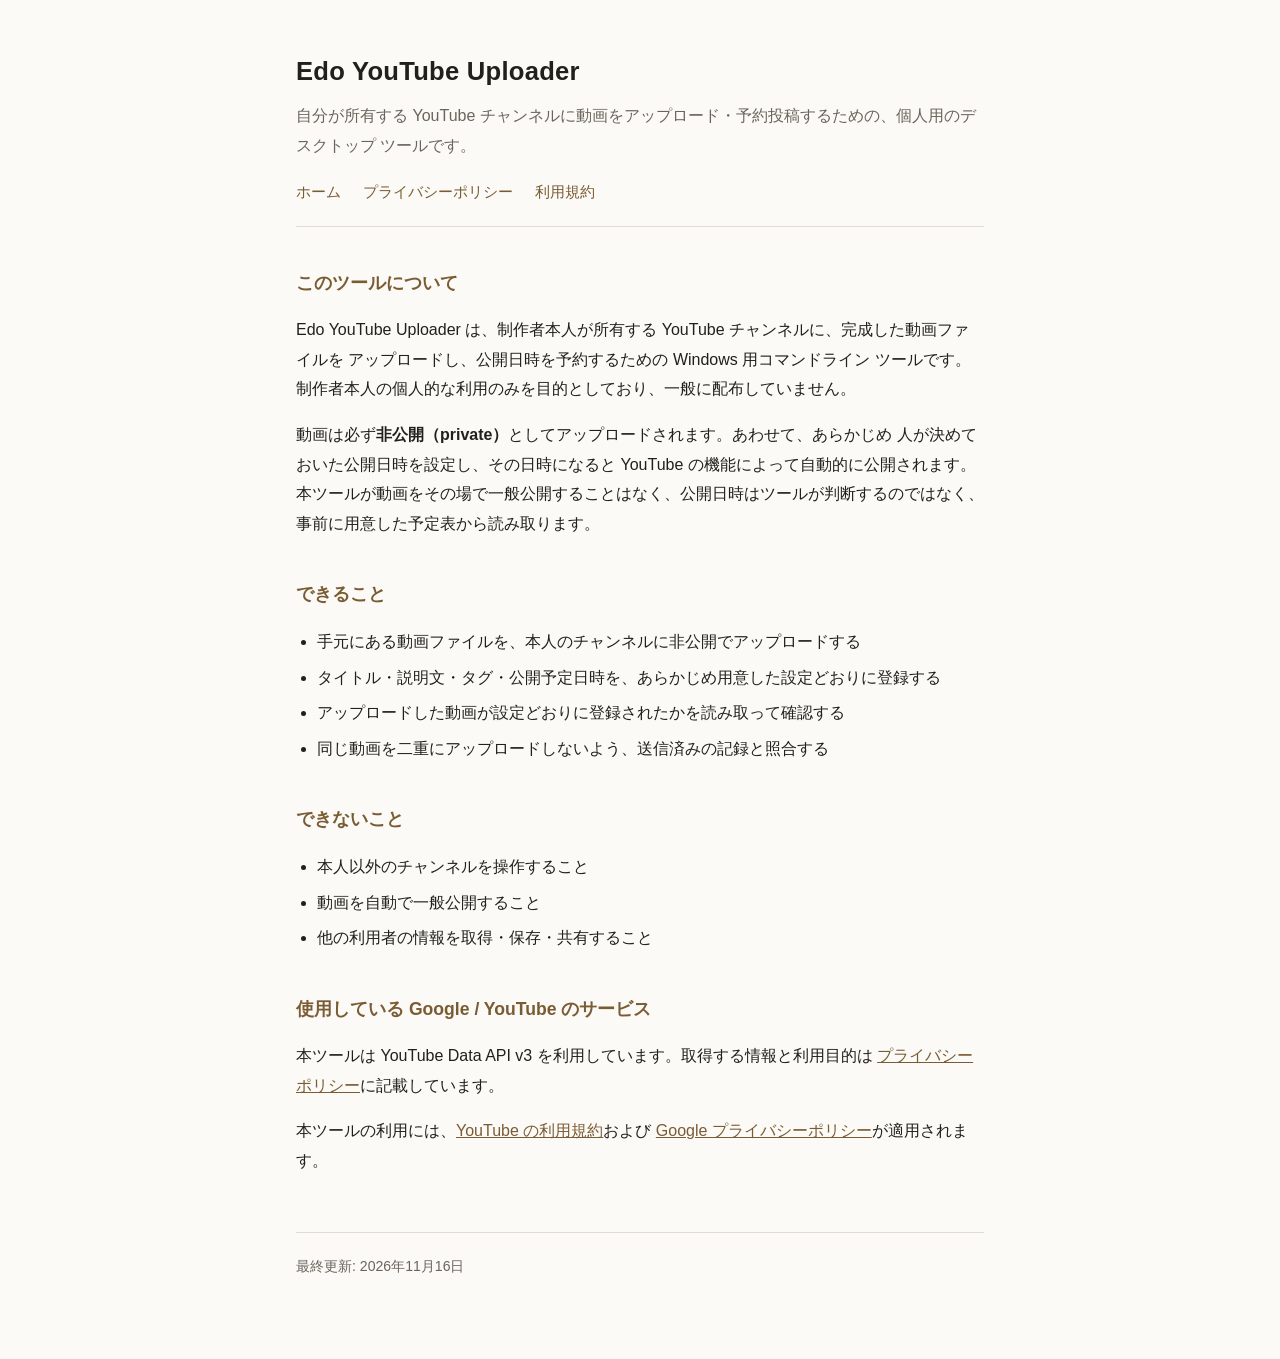
<file: index.html>
<!doctype html>
<html lang="ja">
<head>
<meta charset="utf-8">
<meta name="viewport" content="width=device-width, initial-scale=1">
<title>Edo YouTube Uploader</title>
<meta name="description" content="自分が所有する YouTube チャンネルに動画をアップロード・予約投稿するための、個人用のデスクトップ ツールです。">
<link rel="stylesheet" href="style.css">
</head>
<body>
<div class="wrap">
<header>
  <h1>Edo YouTube Uploader</h1>
  <p class="lead">自分が所有する YouTube チャンネルに動画をアップロード・予約投稿するための、個人用のデスクトップ ツールです。</p>
  <nav>
    <a href="index.html">ホーム</a>
    <a href="privacy.html">プライバシーポリシー</a>
    <a href="terms.html">利用規約</a>
  </nav>
</header>

<h2>このツールについて</h2>
<p>
Edo YouTube Uploader は、制作者本人が所有する YouTube チャンネルに、完成した動画ファイルを
アップロードし、公開日時を予約するための Windows 用コマンドライン ツールです。
制作者本人の個人的な利用のみを目的としており、一般に配布していません。
</p>
<p>
動画は必ず<strong>非公開（private）</strong>としてアップロードされます。あわせて、あらかじめ
人が決めておいた公開日時を設定し、その日時になると YouTube の機能によって自動的に公開されます。
本ツールが動画をその場で一般公開することはなく、公開日時はツールが判断するのではなく、
事前に用意した予定表から読み取ります。
</p>

<h2>できること</h2>
<ul>
  <li>手元にある動画ファイルを、本人のチャンネルに非公開でアップロードする</li>
  <li>タイトル・説明文・タグ・公開予定日時を、あらかじめ用意した設定どおりに登録する</li>
  <li>アップロードした動画が設定どおりに登録されたかを読み取って確認する</li>
  <li>同じ動画を二重にアップロードしないよう、送信済みの記録と照合する</li>
</ul>

<h2>できないこと</h2>
<ul>
  <li>本人以外のチャンネルを操作すること</li>
  <li>動画を自動で一般公開すること</li>
  <li>他の利用者の情報を取得・保存・共有すること</li>
</ul>

<h2>使用している Google / YouTube のサービス</h2>
<p>
本ツールは YouTube Data API v3 を利用しています。取得する情報と利用目的は
<a href="privacy.html">プライバシーポリシー</a>に記載しています。
</p>
<p>
本ツールの利用には、<a href="https://www.youtube.com/t/terms" rel="noopener">YouTube の利用規約</a>および
<a href="https://policies.google.com/privacy" rel="noopener">Google プライバシーポリシー</a>が適用されます。
</p>

<footer>
  最終更新: 2026年11月16日
</footer>
</div>
</body>
</html>
</file>
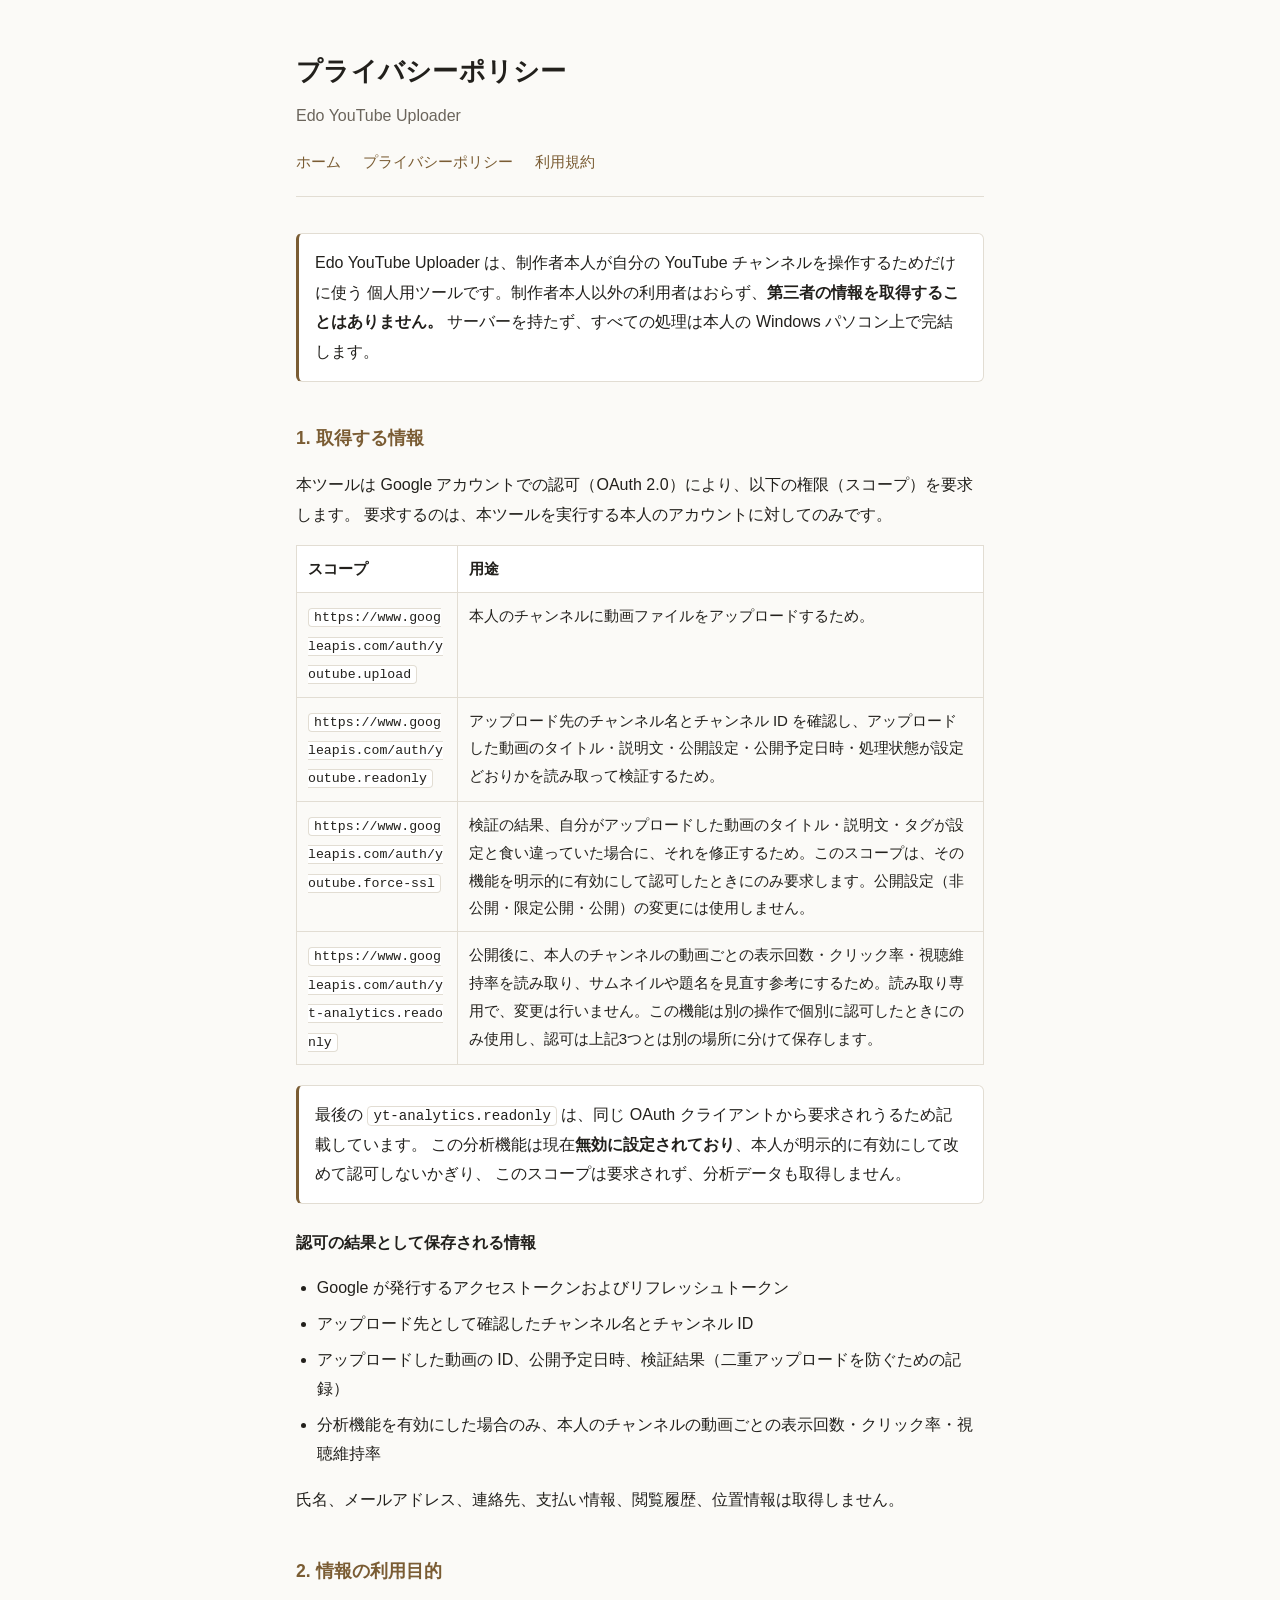
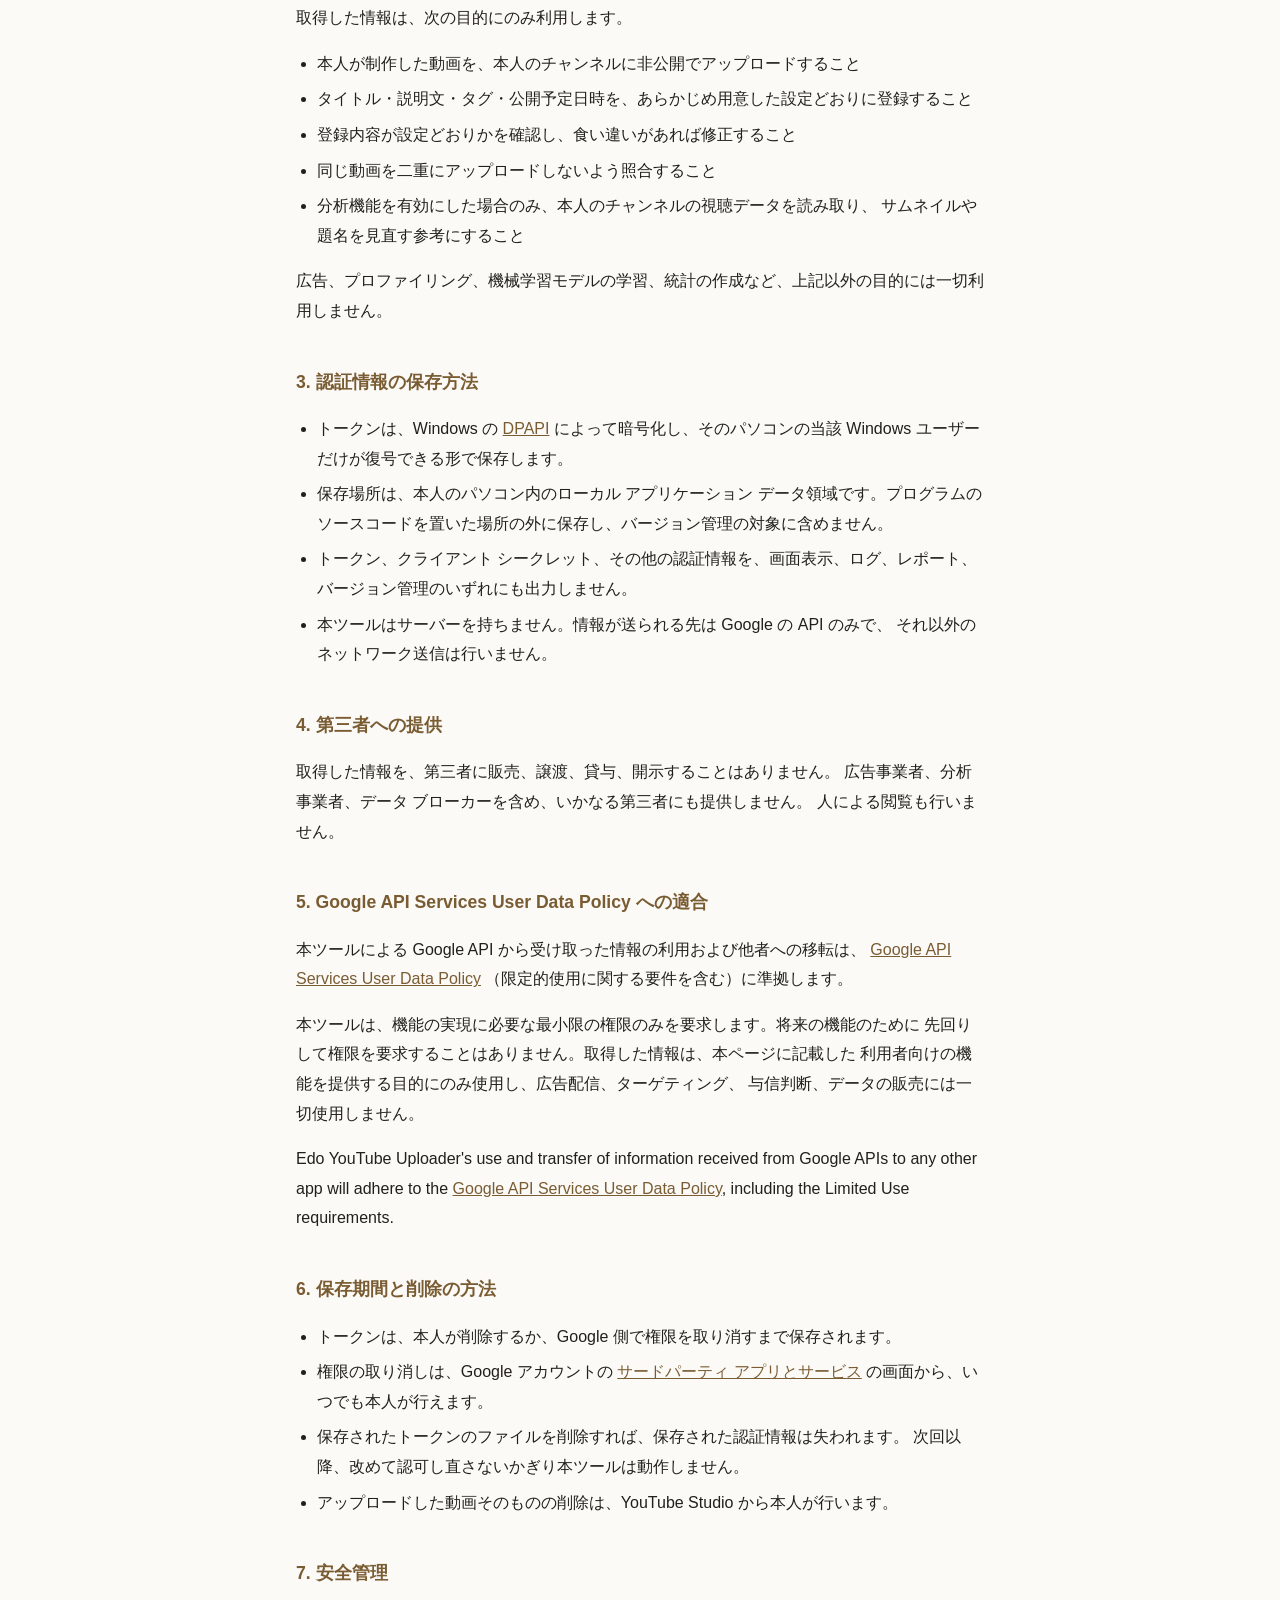
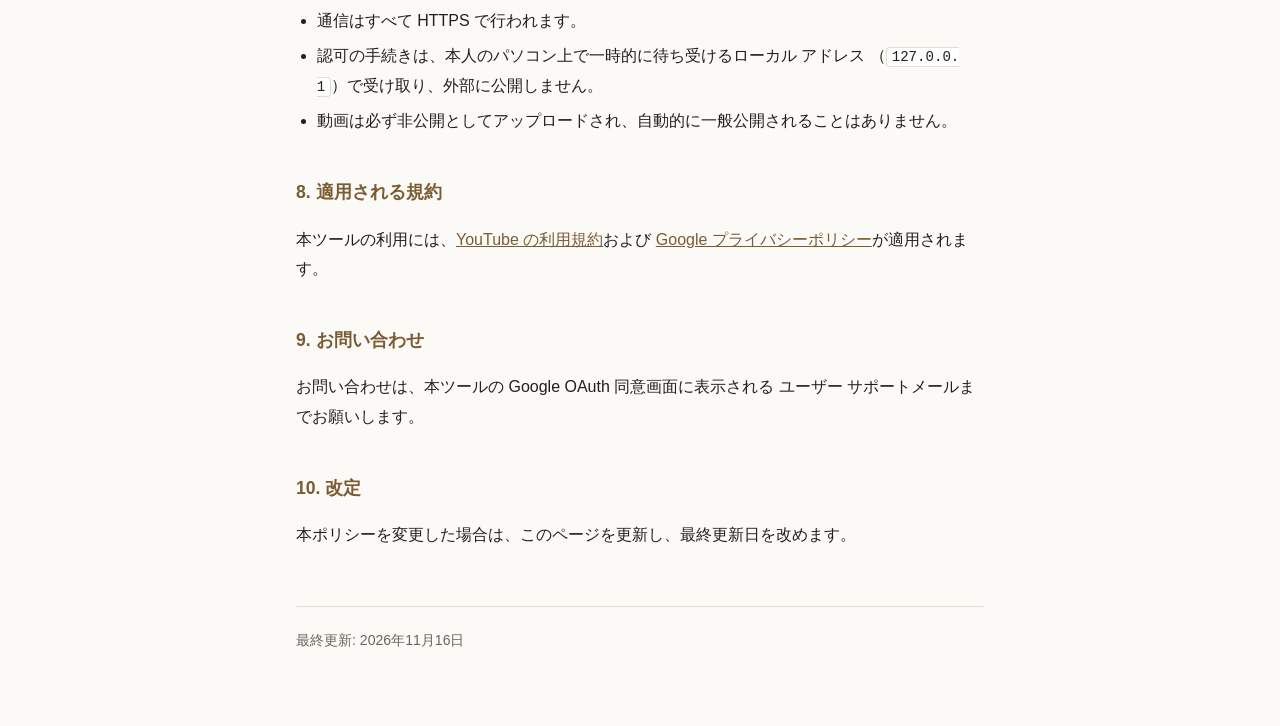
<file: privacy.html>
<!doctype html>
<html lang="ja">
<head>
<meta charset="utf-8">
<meta name="viewport" content="width=device-width, initial-scale=1">
<title>プライバシーポリシー | Edo YouTube Uploader</title>
<meta name="description" content="Edo YouTube Uploader が Google OAuth で取得する情報、その利用目的、保存方法、削除方法について説明します。">
<link rel="stylesheet" href="style.css">
</head>
<body>
<div class="wrap">
<header>
  <h1>プライバシーポリシー</h1>
  <p class="lead">Edo YouTube Uploader</p>
  <nav>
    <a href="index.html">ホーム</a>
    <a href="privacy.html">プライバシーポリシー</a>
    <a href="terms.html">利用規約</a>
  </nav>
</header>

<div class="note">
Edo YouTube Uploader は、制作者本人が自分の YouTube チャンネルを操作するためだけに使う
個人用ツールです。制作者本人以外の利用者はおらず、<strong>第三者の情報を取得することはありません。</strong>
サーバーを持たず、すべての処理は本人の Windows パソコン上で完結します。
</div>

<h2>1. 取得する情報</h2>
<p>
本ツールは Google アカウントでの認可（OAuth 2.0）により、以下の権限（スコープ）を要求します。
要求するのは、本ツールを実行する本人のアカウントに対してのみです。
</p>
<table>
<tr><th>スコープ</th><th>用途</th></tr>
<tr>
  <td><code>https://www.googleapis.com/auth/youtube.upload</code></td>
  <td>本人のチャンネルに動画ファイルをアップロードするため。</td>
</tr>
<tr>
  <td><code>https://www.googleapis.com/auth/youtube.readonly</code></td>
  <td>アップロード先のチャンネル名とチャンネル ID を確認し、アップロードした動画のタイトル・説明文・公開設定・公開予定日時・処理状態が設定どおりかを読み取って検証するため。</td>
</tr>
<tr>
  <td><code>https://www.googleapis.com/auth/youtube.force-ssl</code></td>
  <td>検証の結果、自分がアップロードした動画のタイトル・説明文・タグが設定と食い違っていた場合に、それを修正するため。このスコープは、その機能を明示的に有効にして認可したときにのみ要求します。公開設定（非公開・限定公開・公開）の変更には使用しません。</td>
</tr>
<tr>
  <td><code>https://www.googleapis.com/auth/yt-analytics.readonly</code></td>
  <td>公開後に、本人のチャンネルの動画ごとの表示回数・クリック率・視聴維持率を読み取り、サムネイルや題名を見直す参考にするため。読み取り専用で、変更は行いません。この機能は別の操作で個別に認可したときにのみ使用し、認可は上記3つとは別の場所に分けて保存します。</td>
</tr>
</table>

<div class="note">
最後の <code>yt-analytics.readonly</code> は、同じ OAuth クライアントから要求されうるため記載しています。
この分析機能は現在<strong>無効に設定されており</strong>、本人が明示的に有効にして改めて認可しないかぎり、
このスコープは要求されず、分析データも取得しません。
</div>

<h3>認可の結果として保存される情報</h3>
<ul>
  <li>Google が発行するアクセストークンおよびリフレッシュトークン</li>
  <li>アップロード先として確認したチャンネル名とチャンネル ID</li>
  <li>アップロードした動画の ID、公開予定日時、検証結果（二重アップロードを防ぐための記録）</li>
  <li>分析機能を有効にした場合のみ、本人のチャンネルの動画ごとの表示回数・クリック率・視聴維持率</li>
</ul>
<p>
氏名、メールアドレス、連絡先、支払い情報、閲覧履歴、位置情報は取得しません。
</p>

<h2>2. 情報の利用目的</h2>
<p>取得した情報は、次の目的にのみ利用します。</p>
<ul>
  <li>本人が制作した動画を、本人のチャンネルに非公開でアップロードすること</li>
  <li>タイトル・説明文・タグ・公開予定日時を、あらかじめ用意した設定どおりに登録すること</li>
  <li>登録内容が設定どおりかを確認し、食い違いがあれば修正すること</li>
  <li>同じ動画を二重にアップロードしないよう照合すること</li>
  <li>分析機能を有効にした場合のみ、本人のチャンネルの視聴データを読み取り、
    サムネイルや題名を見直す参考にすること</li>
</ul>
<p>
広告、プロファイリング、機械学習モデルの学習、統計の作成など、上記以外の目的には一切利用しません。
</p>

<h2>3. 認証情報の保存方法</h2>
<ul>
  <li>トークンは、Windows の
    <a href="https://learn.microsoft.com/windows/win32/api/dpapi/" rel="noopener">DPAPI</a>
    によって暗号化し、そのパソコンの当該 Windows ユーザーだけが復号できる形で保存します。</li>
  <li>保存場所は、本人のパソコン内のローカル アプリケーション データ領域です。プログラムの
    ソースコードを置いた場所の外に保存し、バージョン管理の対象に含めません。</li>
  <li>トークン、クライアント シークレット、その他の認証情報を、画面表示、ログ、レポート、
    バージョン管理のいずれにも出力しません。</li>
  <li>本ツールはサーバーを持ちません。情報が送られる先は Google の API のみで、
    それ以外のネットワーク送信は行いません。</li>
</ul>

<h2>4. 第三者への提供</h2>
<p>
取得した情報を、第三者に販売、譲渡、貸与、開示することはありません。
広告事業者、分析事業者、データ ブローカーを含め、いかなる第三者にも提供しません。
人による閲覧も行いません。
</p>

<h2>5. Google API Services User Data Policy への適合</h2>
<p>
本ツールによる Google API から受け取った情報の利用および他者への移転は、
<a href="https://developers.google.com/terms/api-services-user-data-policy" rel="noopener">Google API Services User Data Policy</a>
（限定的使用に関する要件を含む）に準拠します。
</p>
<p>
本ツールは、機能の実現に必要な最小限の権限のみを要求します。将来の機能のために
先回りして権限を要求することはありません。取得した情報は、本ページに記載した
利用者向けの機能を提供する目的にのみ使用し、広告配信、ターゲティング、
与信判断、データの販売には一切使用しません。
</p>
<p>
Edo YouTube Uploader's use and transfer of information received from Google APIs to
any other app will adhere to the
<a href="https://developers.google.com/terms/api-services-user-data-policy" rel="noopener">Google API Services User Data Policy</a>,
including the Limited Use requirements.
</p>

<h2>6. 保存期間と削除の方法</h2>
<ul>
  <li>トークンは、本人が削除するか、Google 側で権限を取り消すまで保存されます。</li>
  <li>権限の取り消しは、Google アカウントの
    <a href="https://myaccount.google.com/permissions" rel="noopener">サードパーティ アプリとサービス</a>
    の画面から、いつでも本人が行えます。</li>
  <li>保存されたトークンのファイルを削除すれば、保存された認証情報は失われます。
    次回以降、改めて認可し直さないかぎり本ツールは動作しません。</li>
  <li>アップロードした動画そのものの削除は、YouTube Studio から本人が行います。</li>
</ul>

<h2>7. 安全管理</h2>
<ul>
  <li>通信はすべて HTTPS で行われます。</li>
  <li>認可の手続きは、本人のパソコン上で一時的に待ち受けるローカル アドレス
    （<code>127.0.0.1</code>）で受け取り、外部に公開しません。</li>
  <li>動画は必ず非公開としてアップロードされ、自動的に一般公開されることはありません。</li>
</ul>

<h2>8. 適用される規約</h2>
<p>
本ツールの利用には、<a href="https://www.youtube.com/t/terms" rel="noopener">YouTube の利用規約</a>および
<a href="https://policies.google.com/privacy" rel="noopener">Google プライバシーポリシー</a>が適用されます。
</p>

<h2>9. お問い合わせ</h2>
<p>
お問い合わせは、本ツールの Google OAuth 同意画面に表示される
ユーザー サポートメールまでお願いします。
</p>

<h2>10. 改定</h2>
<p>
本ポリシーを変更した場合は、このページを更新し、最終更新日を改めます。
</p>

<footer>
  最終更新: 2026年11月16日
</footer>
</div>
</body>
</html>
</file>
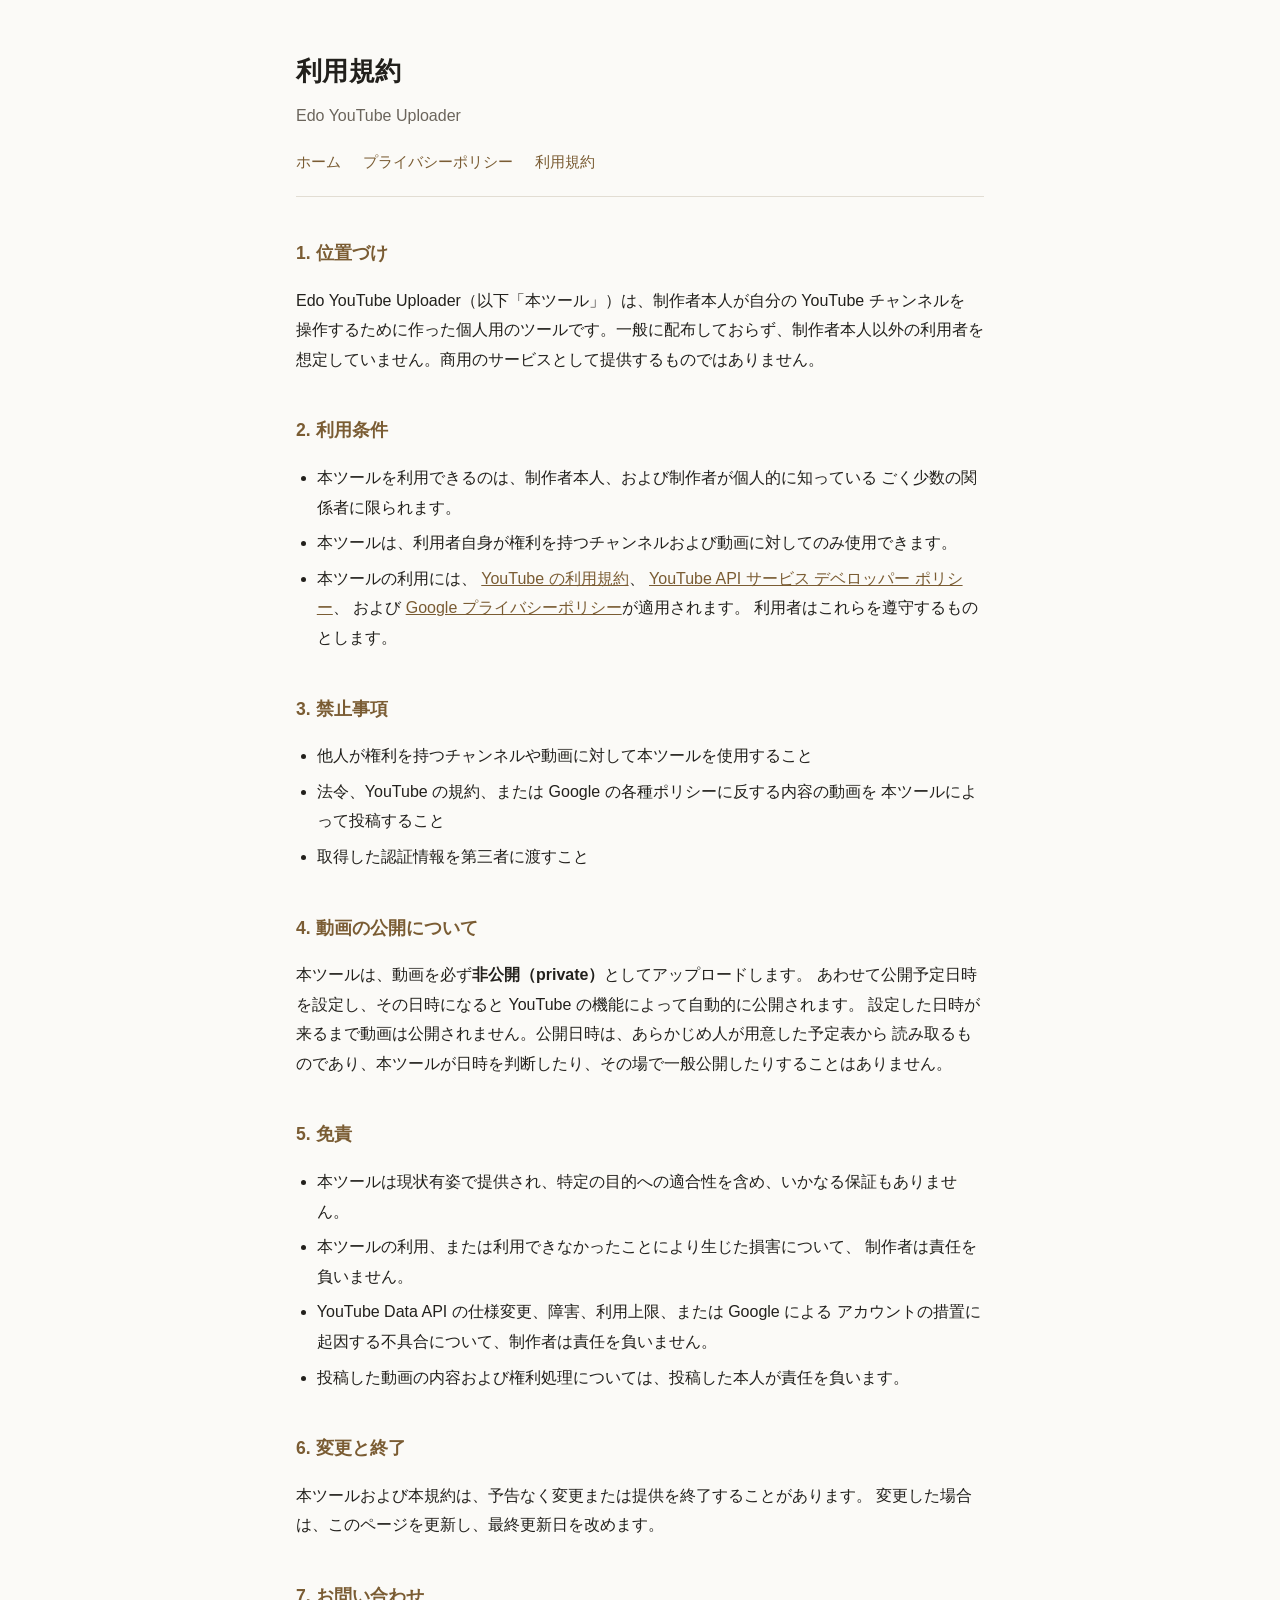
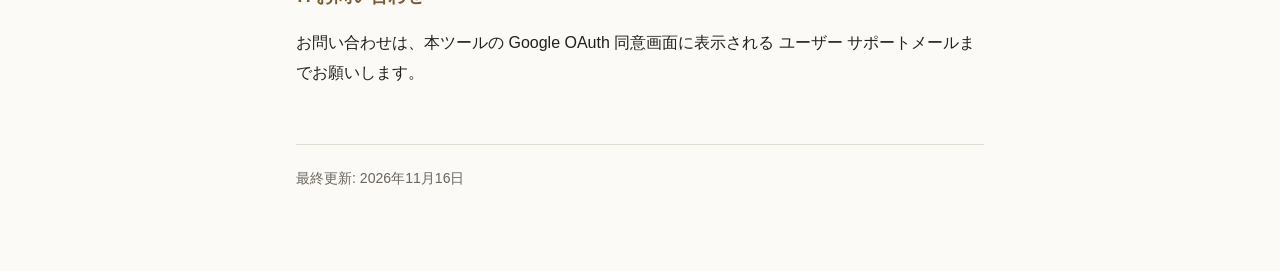
<file: terms.html>
<!doctype html>
<html lang="ja">
<head>
<meta charset="utf-8">
<meta name="viewport" content="width=device-width, initial-scale=1">
<title>利用規約 | Edo YouTube Uploader</title>
<meta name="description" content="Edo YouTube Uploader の利用条件と責任範囲について説明します。">
<link rel="stylesheet" href="style.css">
</head>
<body>
<div class="wrap">
<header>
  <h1>利用規約</h1>
  <p class="lead">Edo YouTube Uploader</p>
  <nav>
    <a href="index.html">ホーム</a>
    <a href="privacy.html">プライバシーポリシー</a>
    <a href="terms.html">利用規約</a>
  </nav>
</header>

<h2>1. 位置づけ</h2>
<p>
Edo YouTube Uploader（以下「本ツール」）は、制作者本人が自分の YouTube チャンネルを
操作するために作った個人用のツールです。一般に配布しておらず、制作者本人以外の利用者を
想定していません。商用のサービスとして提供するものではありません。
</p>

<h2>2. 利用条件</h2>
<ul>
  <li>本ツールを利用できるのは、制作者本人、および制作者が個人的に知っている
    ごく少数の関係者に限られます。</li>
  <li>本ツールは、利用者自身が権利を持つチャンネルおよび動画に対してのみ使用できます。</li>
  <li>本ツールの利用には、
    <a href="https://www.youtube.com/t/terms" rel="noopener">YouTube の利用規約</a>、
    <a href="https://developers.google.com/youtube/terms/developer-policies" rel="noopener">YouTube API サービス デベロッパー ポリシー</a>、
    および <a href="https://policies.google.com/privacy" rel="noopener">Google プライバシーポリシー</a>が適用されます。
    利用者はこれらを遵守するものとします。</li>
</ul>

<h2>3. 禁止事項</h2>
<ul>
  <li>他人が権利を持つチャンネルや動画に対して本ツールを使用すること</li>
  <li>法令、YouTube の規約、または Google の各種ポリシーに反する内容の動画を
    本ツールによって投稿すること</li>
  <li>取得した認証情報を第三者に渡すこと</li>
</ul>

<h2>4. 動画の公開について</h2>
<p>
本ツールは、動画を必ず<strong>非公開（private）</strong>としてアップロードします。
あわせて公開予定日時を設定し、その日時になると YouTube の機能によって自動的に公開されます。
設定した日時が来るまで動画は公開されません。公開日時は、あらかじめ人が用意した予定表から
読み取るものであり、本ツールが日時を判断したり、その場で一般公開したりすることはありません。
</p>

<h2>5. 免責</h2>
<ul>
  <li>本ツールは現状有姿で提供され、特定の目的への適合性を含め、いかなる保証もありません。</li>
  <li>本ツールの利用、または利用できなかったことにより生じた損害について、
    制作者は責任を負いません。</li>
  <li>YouTube Data API の仕様変更、障害、利用上限、または Google による
    アカウントの措置に起因する不具合について、制作者は責任を負いません。</li>
  <li>投稿した動画の内容および権利処理については、投稿した本人が責任を負います。</li>
</ul>

<h2>6. 変更と終了</h2>
<p>
本ツールおよび本規約は、予告なく変更または提供を終了することがあります。
変更した場合は、このページを更新し、最終更新日を改めます。
</p>

<h2>7. お問い合わせ</h2>
<p>
お問い合わせは、本ツールの Google OAuth 同意画面に表示される
ユーザー サポートメールまでお願いします。
</p>

<footer>
  最終更新: 2026年11月16日
</footer>
</div>
</body>
</html>
</file>
<file: style.css>
:root {
  --bg: #fbfaf7;
  --fg: #22201c;
  --muted: #6b655c;
  --line: #e2ddd3;
  --accent: #7a5c33;
  --card: #ffffff;
}
@media (prefers-color-scheme: dark) {
  :root:not([data-theme="light"]) {
    --bg: #15140f;
    --fg: #ece7dd;
    --muted: #a39c8f;
    --line: #322e26;
    --accent: #c9a86c;
    --card: #1d1b15;
  }
}
:root[data-theme="dark"] {
  --bg: #15140f;
  --fg: #ece7dd;
  --muted: #a39c8f;
  --line: #322e26;
  --accent: #c9a86c;
  --card: #1d1b15;
}
* { box-sizing: border-box; }
body {
  margin: 0;
  background: var(--bg);
  color: var(--fg);
  font-family: -apple-system, BlinkMacSystemFont, "Segoe UI", "Hiragino Sans",
    "Noto Sans JP", Meiryo, sans-serif;
  line-height: 1.85;
  font-size: 16px;
}
.wrap { max-width: 720px; margin: 0 auto; padding: 48px 16px 80px; }
header { border-bottom: 1px solid var(--line); padding-bottom: 20px; margin-bottom: 36px; }
h1 { font-size: 1.6rem; margin: 0 0 6px; letter-spacing: .01em; }
h2 { font-size: 1.1rem; margin: 40px 0 10px; color: var(--accent); }
h3 { font-size: 1rem; margin: 24px 0 6px; }
p, li { color: var(--fg); }
.lead { color: var(--muted); margin: 0; }
nav { margin-top: 18px; font-size: .92rem; }
nav a { color: var(--accent); text-decoration: none; margin-right: 18px; }
nav a:hover { text-decoration: underline; }
a { color: var(--accent); }
ul { padding-left: 1.3em; }
li { margin-bottom: 6px; }
table { border-collapse: collapse; width: 100%; margin: 14px 0; font-size: .94rem; }
th, td { border: 1px solid var(--line); padding: 9px 11px; text-align: left; vertical-align: top; }
th { background: var(--card); font-weight: 600; }
code { background: var(--card); border: 1px solid var(--line); border-radius: 4px;
  padding: 1px 5px; font-size: .88em; word-break: break-all; }
.note { background: var(--card); border: 1px solid var(--line); border-left: 3px solid var(--accent);
  border-radius: 6px; padding: 14px 16px; margin: 20px 0; }
footer { margin-top: 56px; padding-top: 20px; border-top: 1px solid var(--line);
  color: var(--muted); font-size: .88rem; }
</file>
